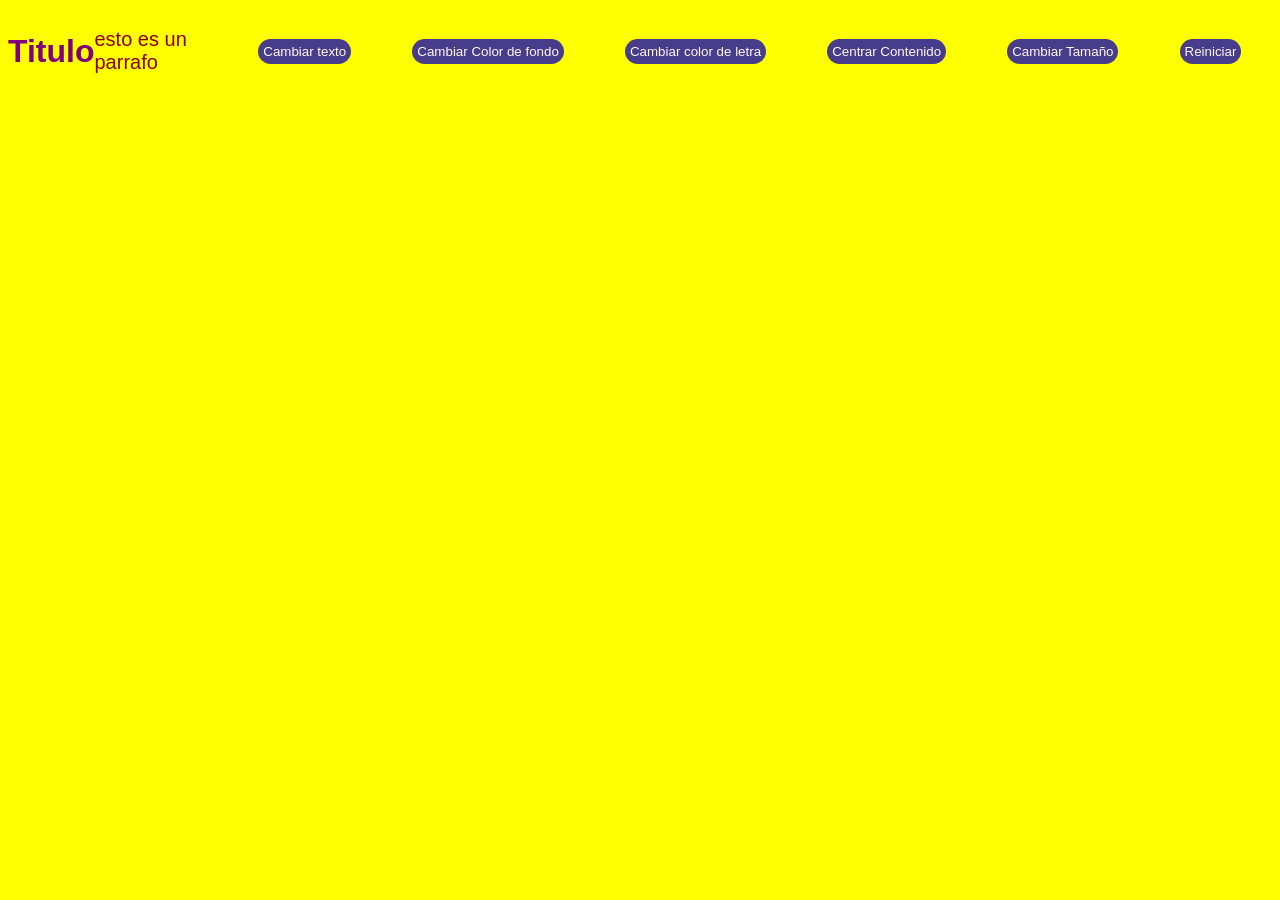
<file: tp 6/index.html>
<!DOCTYPE html>
<html lang="es">
    <link rel="stylesheet" href="style.css">

<head>
    <meta charset="UTF-8">
    <meta http-equiv="X-UA-Compatible" content="IE=edge">
    <meta name="viewport" content="width=, initial-scale=1.0">
    <title>Document</title>
    <link rel="stylesheet" href="style.css">
</head>

<body>
    <h1>Titulo</h1>
    <p>esto es un parrafo</p>
    <div>
        <button id="b1">Cambiar texto</button>
        <button id="b2">Cambiar Color de fondo</button>
        <button id="b3">Cambiar color de letra</button>
        <button id="b4">Centrar Contenido</button>
        <button id="b5">Cambiar Tamaño</button>
        <button id="b6">Reiniciar</button>
    </div>
</body>

</html>
</file>
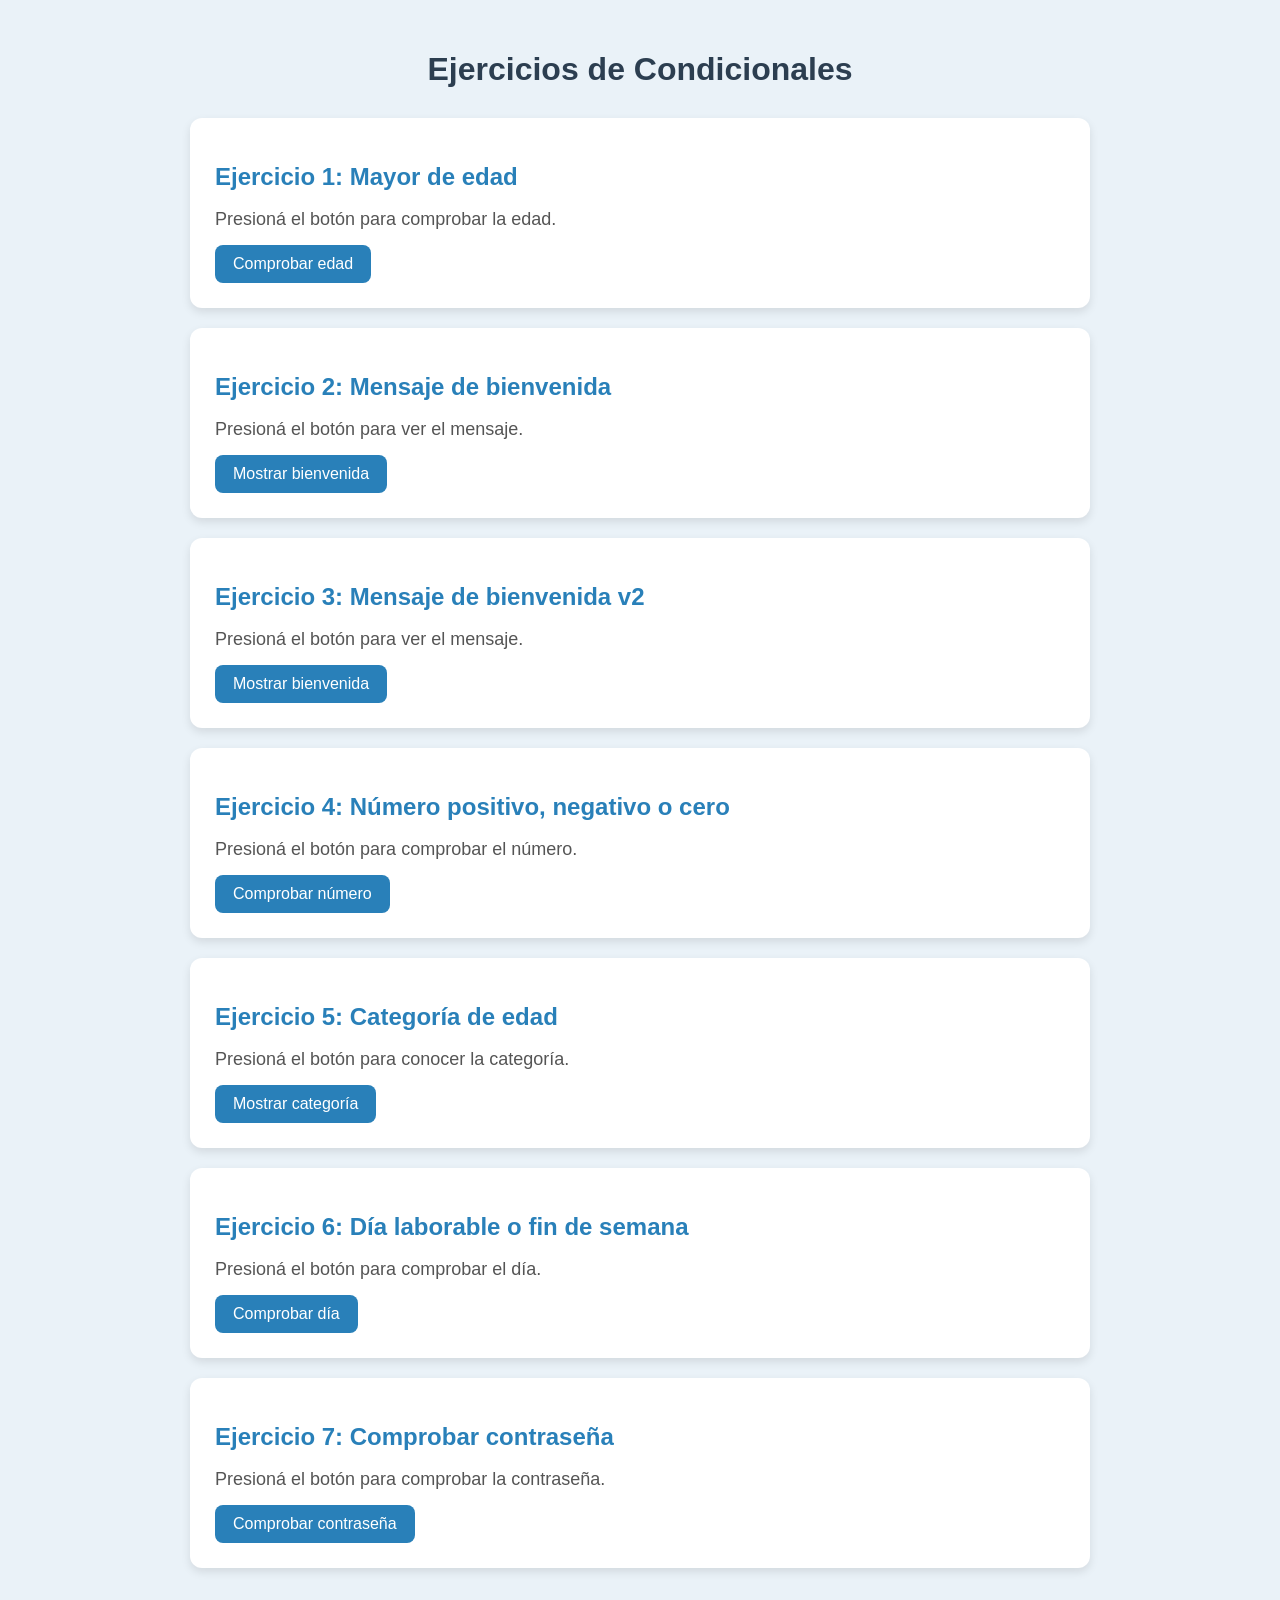
<file: tp7/index.html>
<!DOCTYPE html>
<html lang="en">
<head>
    <meta charset="UTF-8">
    <meta http-equiv="X-UA-Compatible" content="IE=edge">
    <meta name="viewport" content="width=device-width, initial-scale=1.0">
    <title>Document</title>
    <link rel="stylesheet" href="style.css">
</head>
<body>
    <main>
        <h1>Ejercicios de Condicionales</h1>

        <!-- Ejercicio 1 -->
        <section class="ejercicio">
            <h2>Ejercicio 1: Mayor de edad</h2>
            <p id="parrafo1">Presioná el botón para comprobar la edad.</p>
            <button id="boton1">Comprobar edad</button>
        </section>

        <!-- Ejercicio 2 -->
        <section class="ejercicio">
            <h2>Ejercicio 2: Mensaje de bienvenida</h2>
            <p id="parrafo2">Presioná el botón para ver el mensaje.</p>
            <button id="boton2">Mostrar bienvenida</button>
        </section>

        <!-- Ejercicio 3 -->
        <section class="ejercicio">
            <h2>Ejercicio 3: Mensaje de bienvenida v2</h2>
            <p id="parrafo3">Presioná el botón para ver el mensaje.</p>
            <button id="boton3">Mostrar bienvenida</button>
        </section>

        <!-- Ejercicio 4 -->
        <section class="ejercicio">
            <h2>Ejercicio 4: Número positivo, negativo o cero</h2>
            <p id="parrafo4">Presioná el botón para comprobar el número.</p>
            <button id="boton4">Comprobar número</button>
        </section>

        <!-- Ejercicio 5 -->
        <section class="ejercicio">
            <h2>Ejercicio 5: Categoría de edad</h2>
            <p id="parrafo5">Presioná el botón para conocer la categoría.</p>
            <button id="boton5">Mostrar categoría</button>
        </section>

        <!-- Ejercicio 6 -->
        <section class="ejercicio">
            <h2>Ejercicio 6: Día laborable o fin de semana</h2>
            <p id="parrafo6">Presioná el botón para comprobar el día.</p>
            <button id="boton6">Comprobar día</button>
        </section>

        <!-- Ejercicio 7 -->
        <section class="ejercicio">
            <h2>Ejercicio 7: Comprobar contraseña</h2>
            <p id="parrafo7">Presioná el botón para comprobar la contraseña.</p>
            <button id="boton7">Comprobar contraseña</button>
        </section>

    </main>
    <script src="app.js"></script>
</body>

</html>
</file>
<file: tp 6/style.css>
body {
    background-color: yellow;
    color: purple;
    font-family: Arial, Helvetica, sans-serif;
    display: flex;
    align-items: center;
}

div {
    display: flex;
    justify-content: space-around;
    width: 100%;
}

p {
    font-size: 20px;
    color: darkred;
}

button {
    background-color: darkslateblue;
    color: floralwhite;
    padding: 5px;
    border: none;
    border-radius: 15px;
    transition: background-color 0.5s;
}

button:hover {
    background-color: goldenrod;
    transition: 00.5s;
}
</file>
<file: tp7/style.css>
body {box-sizing : border-box;
    margin : 0;
    padding : 0; }
    
body {
    font-family: Arial, sans-serif;
    background-color: #eaf2f8;
    color: #222;
    padding: 30px;
}


main {
    max-width: 900px;
    margin: auto;
}

h1 {
    text-align: center;
    color: #2c3e50;
    margin-bottom: 30px;
}

.ejercicio {
    background-color: white;
    padding: 25px;
    margin-bottom: 20px;
    border-radius: 12px;
    box-shadow: 0 4px 10px rgba(0, 0, 0, 0.1);
}

.ejercicio h2 {
    color: #2980b9;
    margin-bottom: 15px;
}

.ejercicio p {
    margin-bottom: 15px;
    font-size: 18px;
    color: #555;
}

button {
    background-color: #2980b9;
    color: white;
    border: none;
    padding: 10px 18px;
    border-radius: 8px;
    font-size: 16px;
    cursor: pointer;
}

button:hover {
    background-color: #1f618d;
}
</file>
